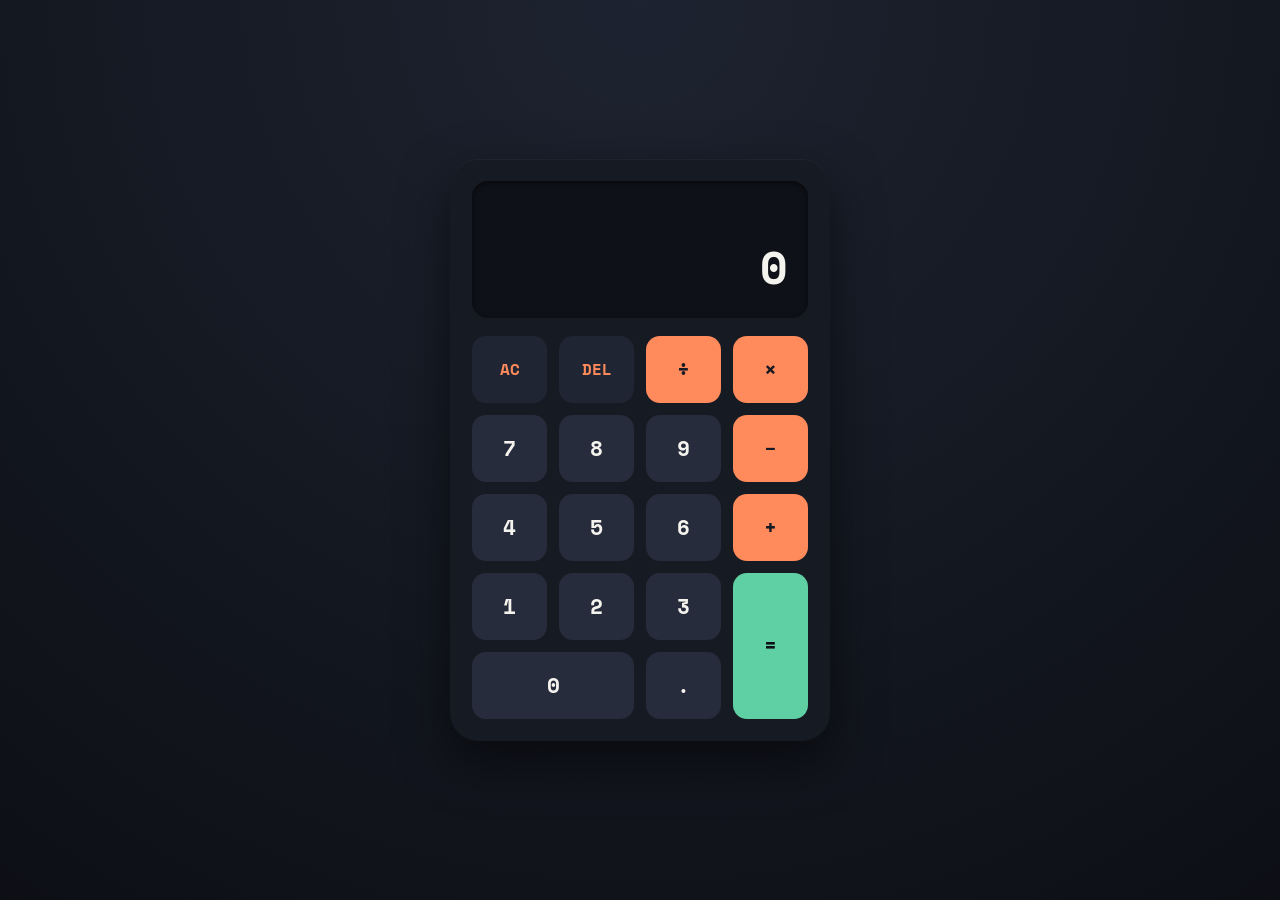
<file: Calculator/index.html>
<!DOCTYPE html>
<html lang="en">
<head>
  <meta charset="UTF-8" />
  <meta name="viewport" content="width=device-width, initial-scale=1.0" />
  <title>Calculator</title>
  <link rel="stylesheet" href="style.css" />
</head>
<body>

  <main class="calculator">
    <!-- Screen shows the running expression and the current value -->
    <div class="screen">
      <div class="expression" id="expression"></div>
      <div class="output" id="output">0</div>
    </div>

    <div class="keys">
      <button class="key key--function" data-action="clear">AC</button>
      <button class="key key--function" data-action="delete">DEL</button>
      <button class="key key--operator" data-action="operator" data-operator="/">÷</button>
      <button class="key key--operator" data-action="operator" data-operator="*">×</button>

      <button class="key" data-action="number">7</button>
      <button class="key" data-action="number">8</button>
      <button class="key" data-action="number">9</button>
      <button class="key key--operator" data-action="operator" data-operator="-">−</button>

      <button class="key" data-action="number">4</button>
      <button class="key" data-action="number">5</button>
      <button class="key" data-action="number">6</button>
      <button class="key key--operator" data-action="operator" data-operator="+">+</button>

      <button class="key" data-action="number">1</button>
      <button class="key" data-action="number">2</button>
      <button class="key" data-action="number">3</button>
      <button class="key key--equals" data-action="equals" rowspan="2">=</button>

      <button class="key key--zero" data-action="number">0</button>
      <button class="key" data-action="decimal">.</button>
    </div>
  </main>

  <script src="script.js"></script>
</body>
</html>
</file>
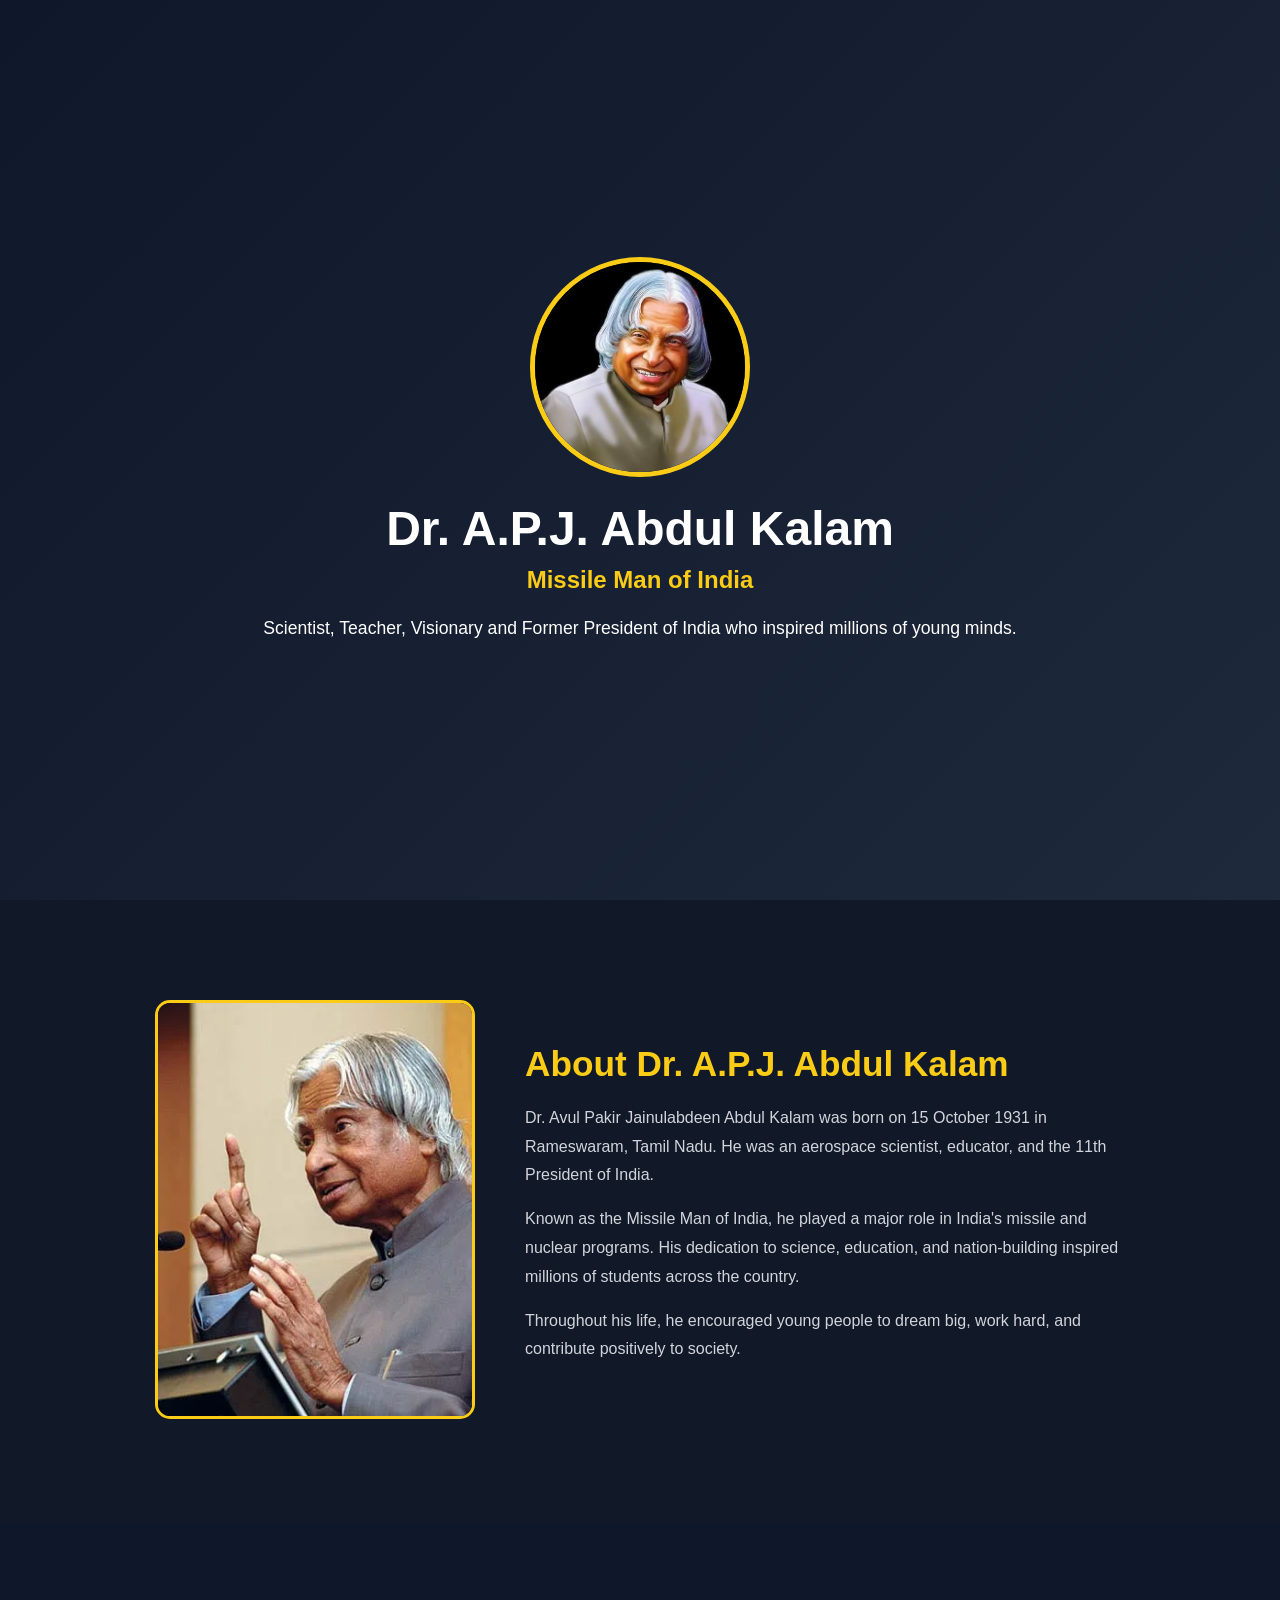
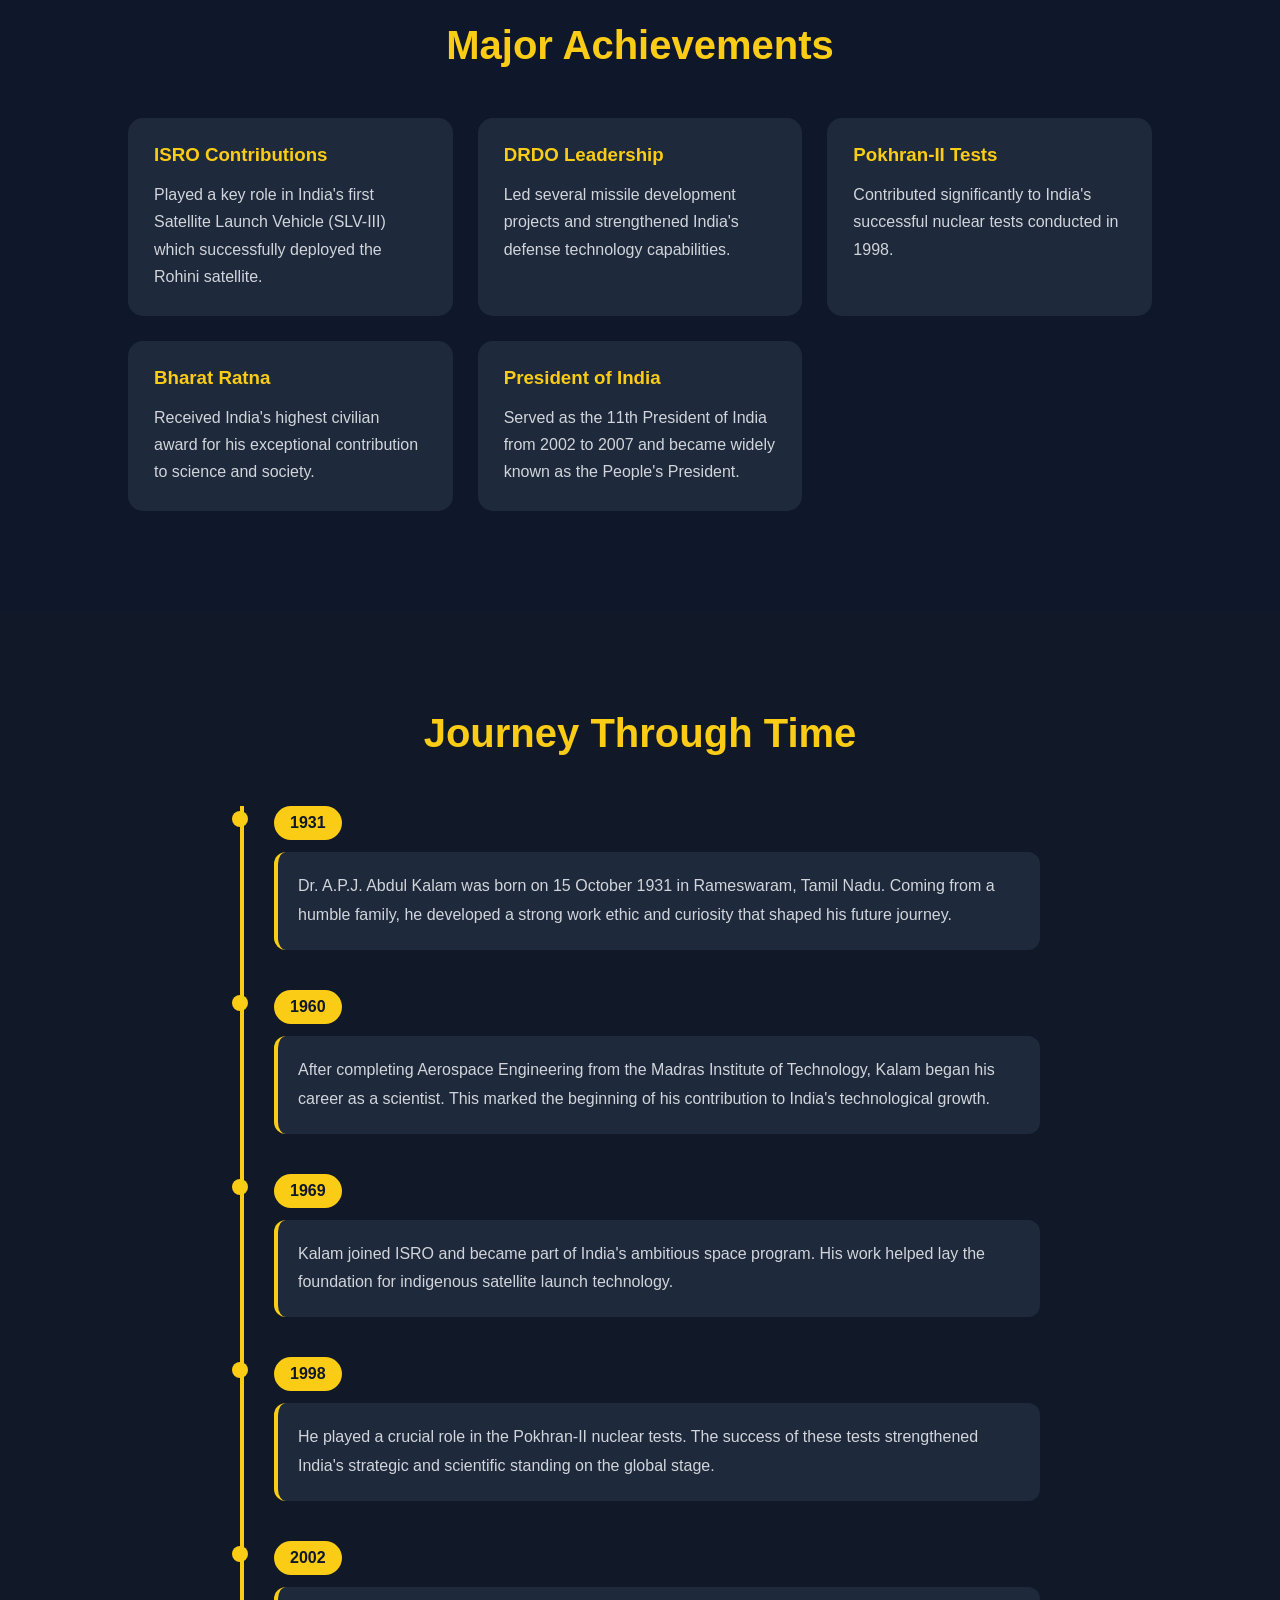
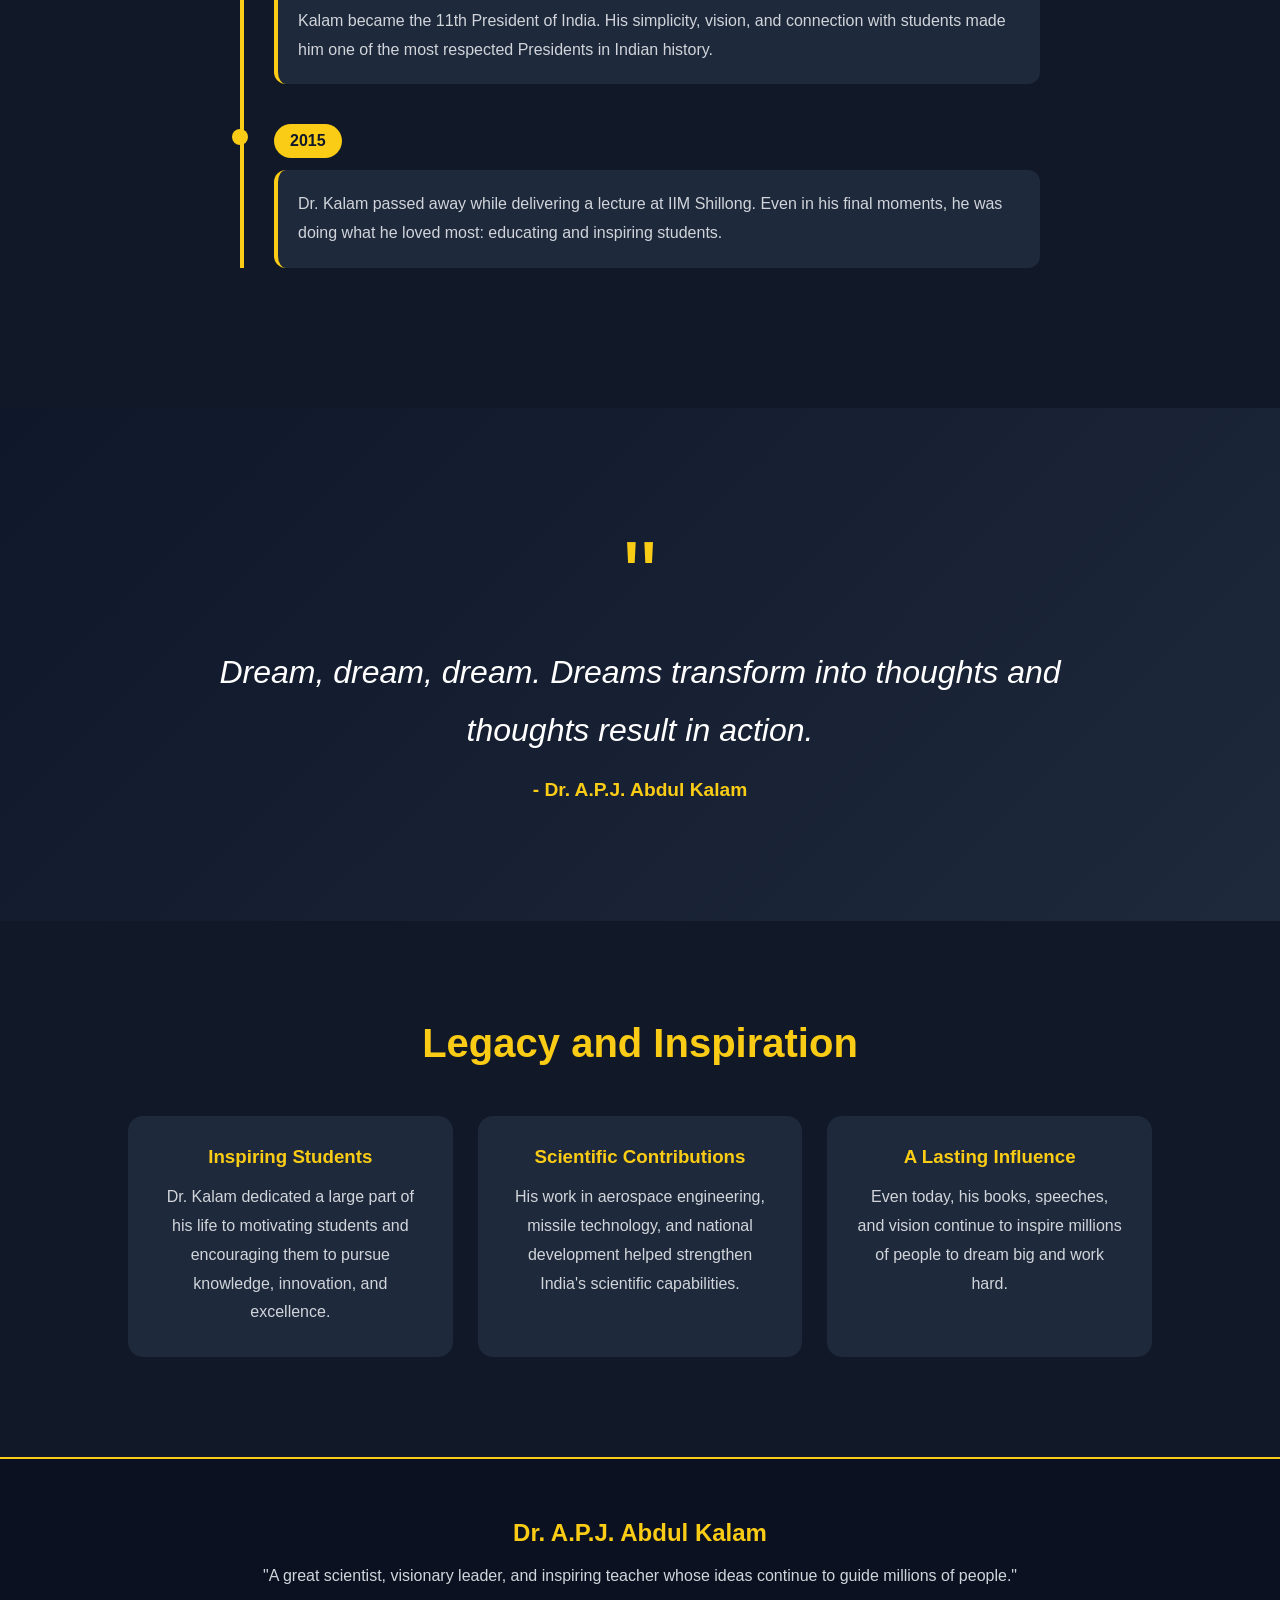
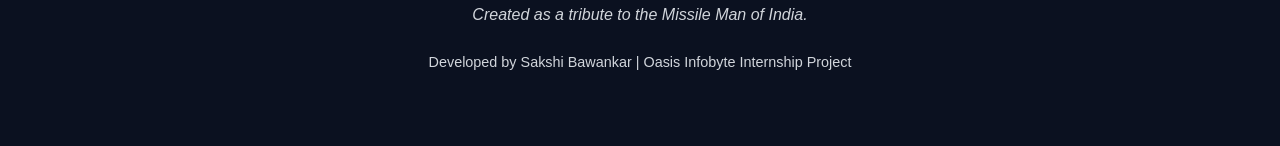
<file: Tribute-Page/index.html>
<!DOCTYPE html>
<html lang="en">
<head>
    <meta charset="UTF-8">
    <meta name="viewport" content="width=device-width, initial-scale=1.0">
    <title>Tribute Page - APJ Abdul Kalam</title>
    <link rel="stylesheet" href="style.css">
</head>
<body>
<section class="hero">
    <div class="hero-content">

        <img src="images/kalam.jpeg" alt="APJ Abdul Kalam" class="hero-image">

        <h1>Dr. A.P.J. Abdul Kalam</h1>

        <h2>Missile Man of India</h2>

        <p>
            Scientist, Teacher, Visionary and Former President of India who inspired millions of young minds.
        </p>

    </div>
</section>

<section class="about">
    <div class="about-container">
        
        <div class="about-image">
            <img src="images/apj.webp" alt="APJ Abdul Kalam">
        </div>

        <div class="about-content">
            <h2>About Dr. A.P.J. Abdul Kalam</h2>
            <p>
                Dr. Avul Pakir Jainulabdeen Abdul Kalam was born on 15 October 1931 in Rameswaram, Tamil Nadu. He was an aerospace scientist, educator, and the 11th President of India.
            </p>

            <p>
                 Known as the Missile Man of India, he played a major role in India's missile and nuclear programs. His dedication to science, education, and nation-building inspired millions of students across the country.
            </p>

            <p>
                Throughout his life, he encouraged young people to dream big, work hard, and contribute positively to society.
            </p>

        </div>
    </div>
</section>

<section class="achievements">

    <h2 class="section-title">Major Achievements</h2>

    <div class="achievement-grid">

        <div class="achievement-card">
            <h3>ISRO Contributions</h3>
            <p>
                Played a key role in India's first Satellite Launch Vehicle
                (SLV-III) which successfully deployed the Rohini satellite.
            </p>
        </div>

        <div class="achievement-card">
            <h3>DRDO Leadership</h3>
            <p>
                Led several missile development projects and strengthened
                India's defense technology capabilities.
            </p>
        </div>

        <div class="achievement-card">
            <h3>Pokhran-II Tests</h3>
            <p>
                Contributed significantly to India's successful nuclear tests
                conducted in 1998.
            </p>
        </div>

        <div class="achievement-card">
            <h3>Bharat Ratna</h3>
            <p>
                Received India's highest civilian award for his exceptional
                contribution to science and society.
            </p>
        </div>

        <div class="achievement-card">
            <h3>President of India</h3>
            <p>
                Served as the 11th President of India from 2002 to 2007 and
                became widely known as the People's President.
            </p>
        </div>

    </div>

</section>

<section class="timeline">

    <h2 class="section-title">Journey Through Time</h2>

    <div class="timeline-container">

        <div class="timeline-item">
            <div class="timeline-year">1931</div>
            <div class="timeline-content">
        Dr. A.P.J. Abdul Kalam was born on 15 October 1931 in Rameswaram, Tamil Nadu. Coming from a humble family, he developed a strong work ethic and curiosity that shaped his future journey.
            </div>
        </div>

        <div class="timeline-item">
            <div class="timeline-year">1960</div>
            <div class="timeline-content">
        After completing Aerospace Engineering from the Madras Institute of Technology, Kalam began his career as a scientist. This marked the beginning of his contribution to India's technological growth.
            </div>
        </div>

        <div class="timeline-item">
            <div class="timeline-year">1969</div>
            <div class="timeline-content">
        Kalam joined ISRO and became part of India's ambitious space program. His work helped lay the foundation for indigenous satellite launch technology.
            </div>
         </div>

         <div class="timeline-item">
            <div class="timeline-year">1998</div>
            <div class="timeline-content">
        He played a crucial role in the Pokhran-II nuclear tests. The success of these tests strengthened India's strategic and scientific standing on the global stage.
            </div>
        </div>

        <div class="timeline-item">
            <div class="timeline-year">2002</div>
            <div class="timeline-content">
        Kalam became the 11th President of India. His simplicity, vision, and connection with students made him one of the most respected Presidents in Indian history.
            </div>
        </div>

        <div class="timeline-item">
            <div class="timeline-year">2015</div>
            <div class="timeline-content">
        Dr. Kalam passed away while delivering a lecture at IIM Shillong. Even in his final moments, he was doing what he loved most: educating and inspiring students.
            </div>
        </div>


    </div>
</section>


<section class="quote-section">

    <div class="quote-container">

        <span class="quote-mark">"</span>

        <p class="quote-text">
            Dream, dream, dream. Dreams transform into thoughts and thoughts result in action.
        </p>

        <h3 class="quote-author">
            - Dr. A.P.J. Abdul Kalam
        </h3>

    </div>

</section>

<section class="legacy">

    <h2 class="section-title">Legacy and Inspiration</h2>

    <div class="legacy-container">

        <div class="legacy-card">
            <h3>Inspiring Students</h3>
            <p>
                Dr. Kalam dedicated a large part of his life to motivating students
                and encouraging them to pursue knowledge, innovation, and excellence.
            </p>
        </div>

        <div class="legacy-card">
            <h3>Scientific Contributions</h3>
            <p>
                His work in aerospace engineering, missile technology, and national
                development helped strengthen India's scientific capabilities.
            </p>
        </div>

        <div class="legacy-card">
            <h3>A Lasting Influence</h3>
            <p>
                Even today, his books, speeches, and vision continue to inspire
                millions of people to dream big and work hard.
            </p>
        </div>

    </div>

</section>

<footer class="footer">
    <div class="footer-content">
        <h2>Dr. A.P.J. Abdul Kalam</h2>
         <p>
            "A great scientist, visionary leader, and inspiring teacher whose
            ideas continue to guide millions of people."
        </p>
          <p class="tribute-message">
            Created as a tribute to the Missile Man of India.
        </p>
        <p class="creator">
            Developed by Sakshi Bawankar  | Oasis Infobyte Internship Project
        </p>
    </div>

</footer>
</body>
</html>
</file>
<file: Calculator/style.css>
/* ===========================================
   Calculator Styles
   =========================================== */

@import url('https://fonts.googleapis.com/css2?family=Space+Mono:wght@400;700&family=Manrope:wght@500;700&display=swap');

:root {
  --bg: #161a23;
  --screen-bg: #0f1118;
  --key-bg: #262c3b;
  --key-hover: #313951;
  --key-active: #3a4360;
  --func-bg: #1f2533;
  --func-text: #ff8a5b;
  --operator-bg: #ff8a5b;
  --operator-text: #161a23;
  --operator-hover: #ff9d77;
  --equals-bg: #5fd0a3;
  --equals-hover: #76e0b5;
  --equals-text: #0f1118;
  --text-main: #f5f3ee;
  --text-dim: #8a90a3;
  --radius: 16px;
}

* {
  box-sizing: border-box;
  margin: 0;
  padding: 0;
}

body {
  min-height: 100vh;
  display: flex;
  align-items: center;
  justify-content: center;
  background: radial-gradient(circle at top, #1d2330 0%, #0d0f15 100%);
  font-family: 'Manrope', sans-serif;
  padding: 20px;
}

.calculator {
  width: 100%;
  max-width: 380px;
  background: var(--bg);
  border-radius: 28px;
  padding: 22px;
  box-shadow:
    0 20px 50px rgba(0, 0, 0, 0.5),
    inset 0 1px 0 rgba(255, 255, 255, 0.04);
}

/* ---------- Screen ---------- */

.screen {
  background: var(--screen-bg);
  border-radius: var(--radius);
  padding: 28px 20px 18px;
  margin-bottom: 18px;
  text-align: right;
  overflow: hidden;
  box-shadow: inset 0 2px 6px rgba(0, 0, 0, 0.5);
}

.expression {
  font-family: 'Space Mono', monospace;
  font-size: 1rem;
  color: var(--text-dim);
  min-height: 1.3rem;
  white-space: nowrap;
  overflow-x: auto;
}

.output {
  font-family: 'Space Mono', monospace;
  font-weight: 700;
  font-size: clamp(2rem, 9vw, 2.8rem);
  color: var(--text-main);
  white-space: nowrap;
  overflow-x: auto;
  margin-top: 4px;
}

/* ---------- Keypad ---------- */

.keys {
  display: grid;
  grid-template-columns: repeat(4, 1fr);
  gap: 12px;
}

.key {
  border: none;
  border-radius: 14px;
  background: var(--key-bg);
  color: var(--text-main);
  font-family: 'Space Mono', monospace;
  font-size: 1.3rem;
  font-weight: 700;
  padding: 18px 0;
  cursor: pointer;
  transition: background 0.15s ease, transform 0.08s ease;
}

.key:hover {
  background: var(--key-hover);
}

.key:active {
  background: var(--key-active);
  transform: scale(0.96);
}

.key--function {
  background: var(--func-bg);
  color: var(--func-text);
  font-size: 1rem;
}

.key--function:hover {
  background: #2a3245;
}

.key--operator {
  background: var(--operator-bg);
  color: var(--operator-text);
}

.key--operator:hover {
  background: var(--operator-hover);
}

.key--equals {
  background: var(--equals-bg);
  color: var(--equals-text);
  grid-row: span 2;
}

.key--equals:hover {
  background: var(--equals-hover);
}

.key--zero {
  grid-column: span 2;
}

/* ---------- Responsive tweaks ---------- */

@media (max-width: 420px) {
  .calculator {
    padding: 16px;
    border-radius: 22px;
  }

  .key {
    padding: 16px 0;
    font-size: 1.15rem;
  }

  .screen {
    padding: 22px 16px 14px;
  }
}

@media (max-width: 320px) {
  .keys {
    gap: 8px;
  }

  .key {
    padding: 13px 0;
    font-size: 1rem;
  }
}
</file>
<file: Tribute-Page/style.css>
*{
    margin: 0;
    padding: 0;
    box-sizing: border-box;
}

body{
    font-family: Arial, sans-serif;
    background-color: #0f172a;
    color: white;
}

.hero{
    min-height: 100vh;
    display: flex;
    justify-content: center;
    align-items: center;
    text-align: center;
    padding: 40px;
    background: linear-gradient(135deg,#0f172a,#1e293b);
}

.hero-content{
    max-width: 800px;
}

.hero-image{
    width: 220px;
    height: 220px;
    object-fit: cover;
    border-radius: 50%;
    border: 5px solid #facc15;
    margin-bottom: 20px;
}

.hero h1{
    font-size: 3rem;
    margin-bottom: 10px;
}

.hero h2{
    color: #facc15;
    margin-bottom: 20px;
}

.hero p{
    font-size: 1.1rem;
    line-height: 1.7;
}

.about{
    padding: 100px 10%;
    background-color: #111827;
}

.about-container{
    display: flex;
    align-items: center;
    justify-content: center;
    gap: 50px;
    flex-wrap: wrap;
}

.about-image img{
    width: 320px;
    border-radius: 15px;
    border: 3px solid #facc15;
}

.about-content{
    max-width: 600px;
}

.about-content h2{
    font-size: 2.2rem;
    color: #facc15;
    margin-bottom: 20px;
}

.about-content p{
    margin-bottom: 15px;
    line-height: 1.8;
    color: #d1d5db;
}

.achievements{
    padding: 100px 10%;
    background-color: #0f172a;
}

.section-title{
    text-align: center;
    font-size: 2.5rem;
    color: #facc15;
    margin-bottom: 50px;
}

.achievement-grid{
    display: grid;
    grid-template-columns: repeat(auto-fit,minmax(250px,1fr));
    gap: 25px;
}

.achievement-card{
    background-color: #1e293b;
    padding: 25px;
    border-radius: 15px;
    transition: 0.3s;
    border: 1px solid transparent;
}

.achievement-card:hover{
    transform: translateY(-8px);
    border-color: #facc15;
}

.achievement-card h3{
    color: #facc15;
    margin-bottom: 15px;
}

.achievement-card p{
    color: #d1d5db;
    line-height: 1.7;
}

.timeline{
    padding: 100px 10%;
    background-color: #111827;
}

.timeline-container{
    max-width: 800px;
    margin: auto;
    border-left: 4px solid #facc15;
    padding-left: 30px;
}

.timeline-item{
    position: relative;
    margin-bottom: 40px;
}

.timeline-item::before{
    content: "";
    position: absolute;
    left: -42px;
    top: 5px;
    width: 16px;
    height: 16px;
    background-color:#facc15;
    border-radius: 50%;
}

.timeline-year{
    display:inline-block;
    background:#facc15;
    color:#0f172a;
    padding:8px 16px;
    border-radius:20px;
    font-weight:bold;
    margin-bottom:12px;
}

.timeline-content{
    background:#1e293b;
    padding:20px;
    border-radius:12px;
    border-left:4px solid #facc15;
    line-height:1.8;
    color:#d1d5db;
    transition:0.3s;
}

.timeline-content:hover{
    transform:translateX(8px);
}

.quote-section{
    padding: 120px 10%;
    background: linear-gradient(135deg,#0f172a,#1e293b);
    text-align: center;
}

.quote-container{
    max-width: 900px;
    margin: auto;
}

.quote-mark{
    font-size: 6rem;
    color: #facc15;
    line-height: 1;
}

.quote-text{
    font-size: 2rem;
    line-height: 1.8;
    color: white;
    margin: 20px 0;
    font-style: italic;
}

.quote-author{
    color: #facc15;
    font-size: 1.2rem;
}

.legacy{
    padding: 100px 10%;
    background-color: #111827;
}

.legacy-container{
    display: grid;
    grid-template-columns: repeat(auto-fit,minmax(250px,1fr));
    gap: 25px;
}

.legacy-card{
    background-color: #1e293b;
    padding: 30px;
    border-radius: 15px;
    text-align: center;
    transition: 0.3s;
}

.legacy-card:hover{
    transform: translateY(-8px);
}

.legacy-card h3{
    color: #facc15;
    margin-bottom: 15px;
}

.legacy-card p{
    color: #d1d5db;
    line-height: 1.8;
}

.footer{
    background-color: #0b1120;
    padding: 60px 20px;
    text-align: center;
    border-top: 2px solid #facc15;
}

.footer-content h2{
    color: #facc15;
    margin-bottom: 15px;
}

.footer-content p{
    color: #d1d5db;
    line-height: 1.8;
    margin-bottom: 10px;
}

.tribute-message{
    font-style: italic;
}

.creator{
    margin-top: 20px;
    font-size: 0.9rem;
    color: #9ca3af;
}

@media (max-width: 768px){

    .hero h1{
        font-size: 2.2rem;
    }

    .hero h2{
        font-size: 1.3rem;
    }

    .hero p{
        font-size: 1rem;
    }

    .hero-image{
        width: 180px;
        height: 180px;
    }

    .about-container{
        flex-direction: column;
        text-align: center;
    }

    .about-image img{
        width: 250px;
    }

    .section-title{
        font-size: 2rem;
    }

    .quote-text{
        font-size: 1.4rem;
    }

    .timeline-container{
        padding-left: 20px;
    }

    .timeline-item::before{
        left: -32px;
    }
}

@media (max-width: 480px){

    .hero{
        padding: 30px 20px;
    }

    .hero h1{
        font-size: 1.8rem;
    }

    .hero-image{
        width: 150px;
        height: 150px;
    }

    .quote-text{
        font-size: 1.2rem;
    }

    .achievement-card,
    .legacy-card{
        padding: 20px;
    }
}
</file>
